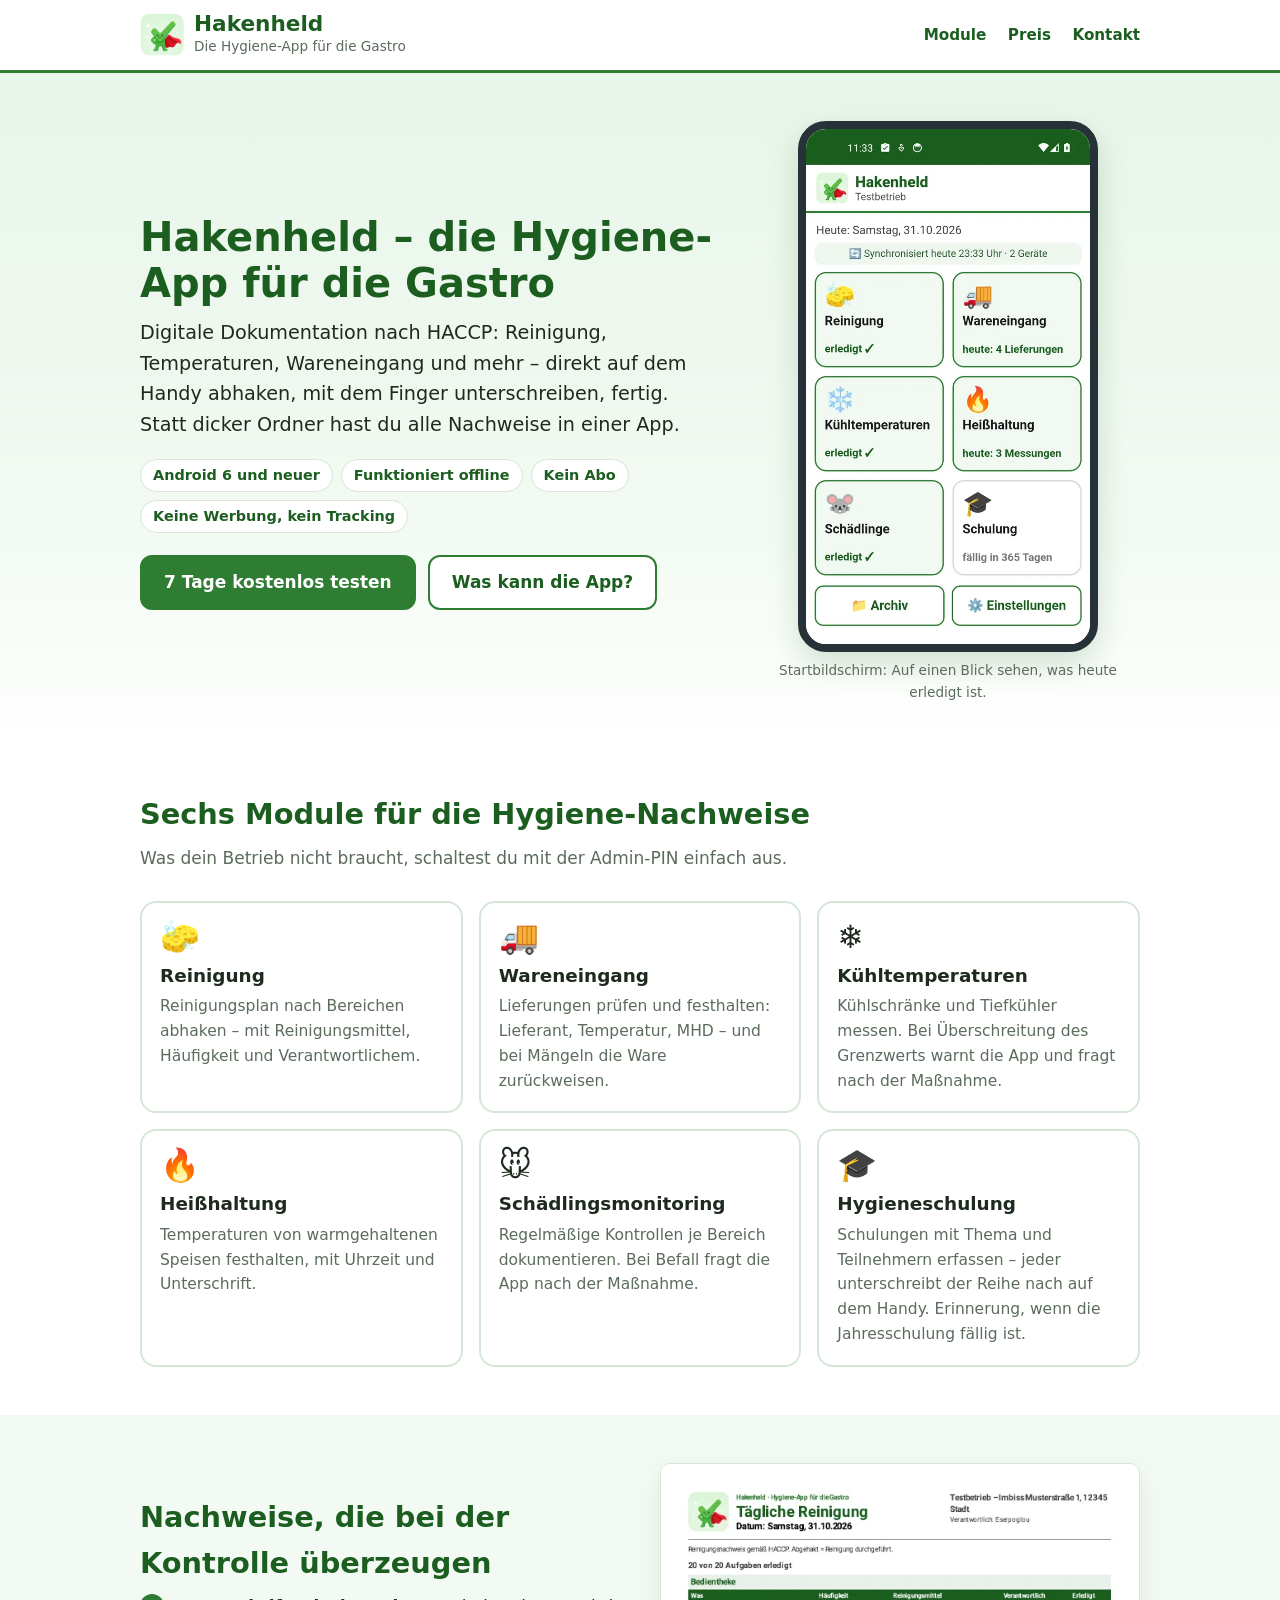
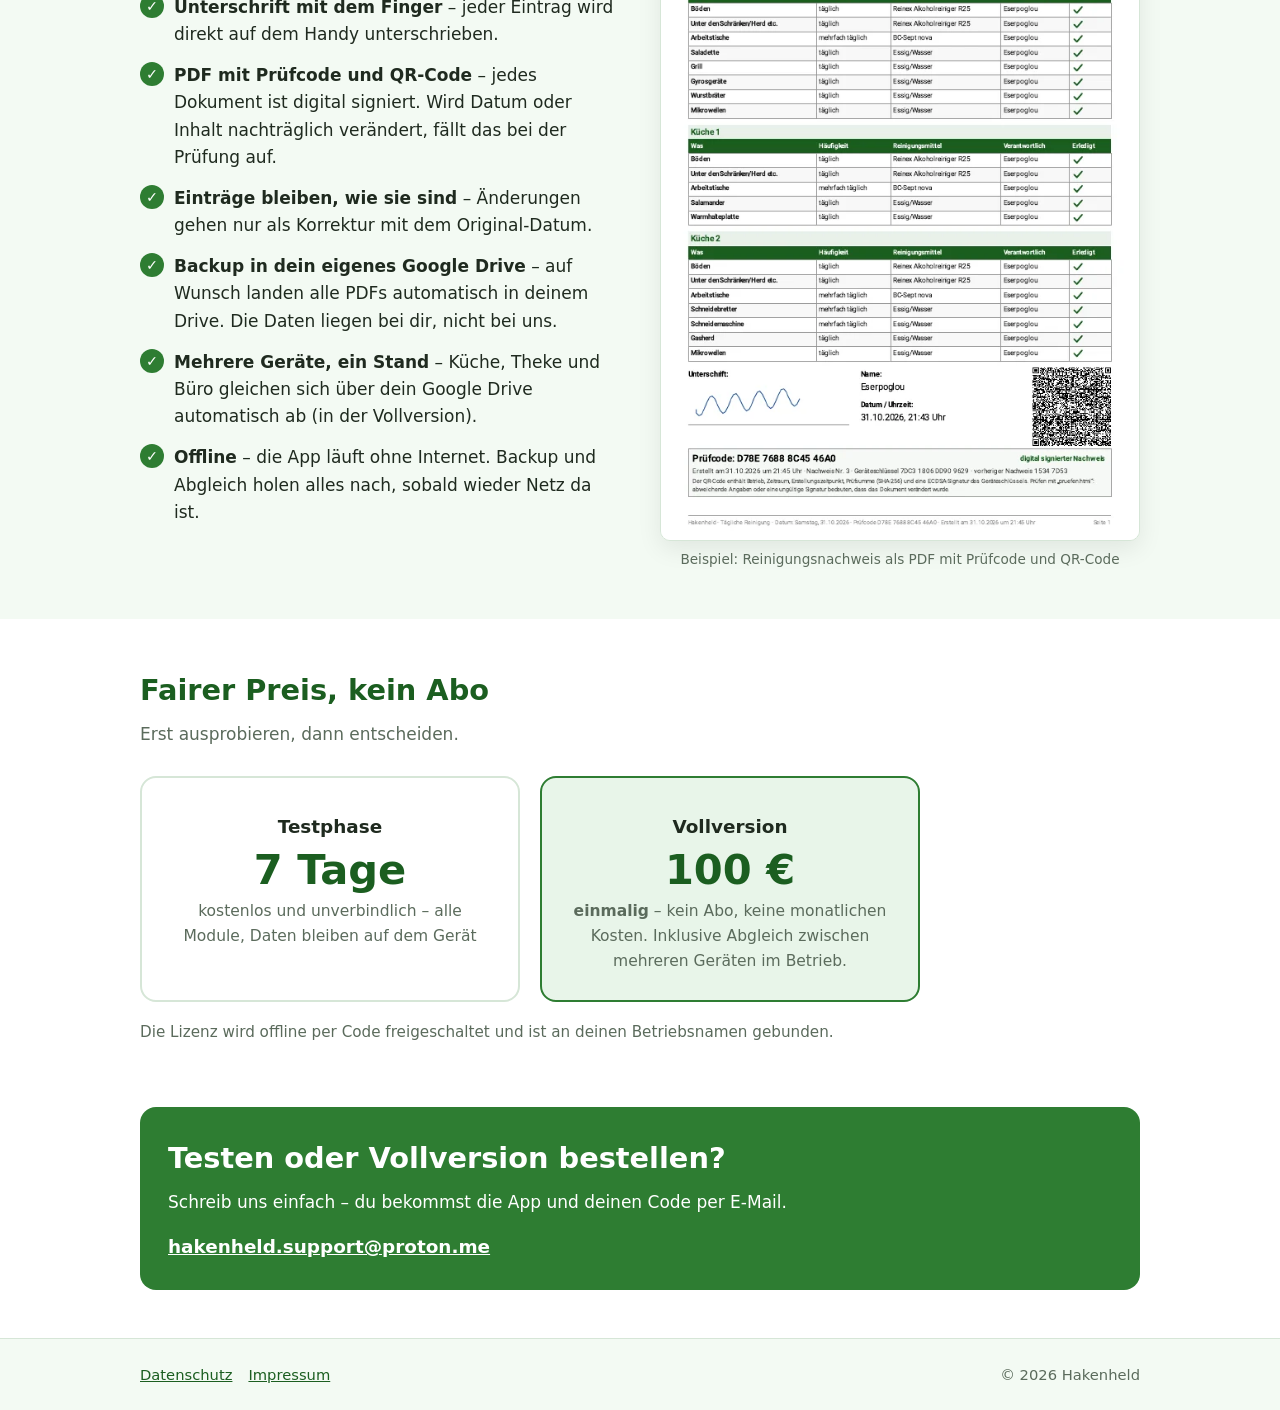
<file: index.html>
<!DOCTYPE html>
<html lang="de">
<head>
<meta charset="utf-8">
<meta name="viewport" content="width=device-width, initial-scale=1">
<title>Hakenheld – die Hygiene-App für die Gastro</title>
<meta name="description" content="Hakenheld: digitale Dokumentation nach HACCP für Gastronomie und Lebensmittelbetriebe. Reinigung, Wareneingang, Kühltemperaturen, Heißhaltung, Schädlingsmonitoring und Hygieneschulung – offline auf dem Android-Handy. 7 Tage kostenlos testen, Vollversion 100 € einmalig.">
<meta name="theme-color" content="#2E7D32">
<link rel="icon" href="favicon.ico" sizes="any">
<link rel="icon" type="image/png" href="favicon.png">
<link rel="apple-touch-icon" href="apple-touch-icon.png">
<link rel="stylesheet" href="style.css">
</head>
<body>
<header class="site-header">
  <div class="wrap">
    <a class="brand" href="index.html">
      <img src="img/icon-96.png" width="44" height="44" alt="">
      <div><strong>Hakenheld</strong><span>Die Hygiene-App für die Gastro</span></div>
    </a>
    <nav class="nav">
      <a href="#module">Module</a>
      <a href="#preis">Preis</a>
      <a href="#kontakt">Kontakt</a>
    </nav>
  </div>
</header>

<main>
  <section class="hero">
    <div class="wrap">
      <div>
        <h1>Hakenheld – die Hygiene-App für die Gastro</h1>
        <p class="lead">Digitale Dokumentation nach HACCP: Reinigung, Temperaturen, Wareneingang und mehr – direkt auf dem Handy abhaken, mit dem Finger unterschreiben, fertig. Statt dicker Ordner hast du alle Nachweise in einer App.</p>
        <ul class="badges">
          <li>Android 6 und neuer</li>
          <li>Funktioniert offline</li>
          <li>Kein Abo</li>
          <li>Keine Werbung, kein Tracking</li>
        </ul>
        <div class="cta-row">
          <a class="btn" href="#kontakt">7 Tage kostenlos testen</a>
          <a class="btn secondary" href="#module">Was kann die App?</a>
          <!-- TODO Download-Link: Sobald die APK veröffentlicht wird, hier einfügen, z. B.
               <a class="btn" href="https://github.com/BENUTZERNAME/hakenheld/releases/latest">App herunterladen</a> -->
        </div>
      </div>
      <figure style="margin:0">
        <div class="phone"><img src="img/app-start.webp" width="540" height="980" alt="Startbildschirm der Hakenheld-App mit sechs Kacheln: Reinigung, Wareneingang, Kühltemperaturen, Heißhaltung, Schädlinge und Schulung"></div>
        <figcaption>Startbildschirm: Auf einen Blick sehen, was heute erledigt ist.</figcaption>
      </figure>
    </div>
  </section>

  <section id="module">
    <div class="wrap">
      <h2>Sechs Module für die Hygiene-Nachweise</h2>
      <p class="sub">Was dein Betrieb nicht braucht, schaltest du mit der Admin-PIN einfach aus.</p>
      <div class="grid">
        <div class="card"><div class="ico" aria-hidden="true">🧽</div><h3>Reinigung</h3><p>Reinigungsplan nach Bereichen abhaken – mit Reinigungsmittel, Häufigkeit und Verantwortlichem.</p></div>
        <div class="card"><div class="ico" aria-hidden="true">🚚</div><h3>Wareneingang</h3><p>Lieferungen prüfen und festhalten: Lieferant, Temperatur, MHD – und bei Mängeln die Ware zurückweisen.</p></div>
        <div class="card"><div class="ico" aria-hidden="true">❄️</div><h3>Kühltemperaturen</h3><p>Kühlschränke und Tiefkühler messen. Bei Überschreitung des Grenzwerts warnt die App und fragt nach der Maßnahme.</p></div>
        <div class="card"><div class="ico" aria-hidden="true">🔥</div><h3>Heißhaltung</h3><p>Temperaturen von warmgehaltenen Speisen festhalten, mit Uhrzeit und Unterschrift.</p></div>
        <div class="card"><div class="ico" aria-hidden="true">🐭</div><h3>Schädlingsmonitoring</h3><p>Regelmäßige Kontrollen je Bereich dokumentieren. Bei Befall fragt die App nach der Maßnahme.</p></div>
        <div class="card"><div class="ico" aria-hidden="true">🎓</div><h3>Hygieneschulung</h3><p>Schulungen mit Thema und Teilnehmern erfassen – jeder unterschreibt der Reihe nach auf dem Handy. Erinnerung, wenn die Jahresschulung fällig ist.</p></div>
      </div>
    </div>
  </section>

  <section class="alt">
    <div class="wrap features">
      <div>
        <h2>Nachweise, die bei der Kontrolle überzeugen</h2>
        <ul class="checklist">
          <li><strong>Unterschrift mit dem Finger</strong> – jeder Eintrag wird direkt auf dem Handy unterschrieben.</li>
          <li><strong>PDF mit Prüfcode und QR-Code</strong> – jedes Dokument ist digital signiert. Wird Datum oder Inhalt nachträglich verändert, fällt das bei der Prüfung auf.</li>
          <li><strong>Einträge bleiben, wie sie sind</strong> – Änderungen gehen nur als Korrektur mit dem Original-Datum.</li>
          <li><strong>Backup in dein eigenes Google Drive</strong> – auf Wunsch landen alle PDFs automatisch in deinem Drive. Die Daten liegen bei dir, nicht bei uns.</li>
          <li><strong>Mehrere Geräte, ein Stand</strong> – Küche, Theke und Büro gleichen sich über dein Google Drive automatisch ab (in der Vollversion).</li>
          <li><strong>Offline</strong> – die App läuft ohne Internet. Backup und Abgleich holen alles nach, sobald wieder Netz da ist.</li>
        </ul>
      </div>
      <figure style="margin:0">
        <img class="pdf-img" src="img/pdf-beispiel.webp" width="579" height="819" alt="Beispiel-PDF eines Reinigungsnachweises mit Unterschrift, Prüfcode und QR-Code" loading="lazy">
        <figcaption>Beispiel: Reinigungsnachweis als PDF mit Prüfcode und QR-Code</figcaption>
      </figure>
    </div>
  </section>

  <section id="preis">
    <div class="wrap">
      <h2>Fairer Preis, kein Abo</h2>
      <p class="sub">Erst ausprobieren, dann entscheiden.</p>
      <div class="price">
        <div class="card">
          <h3>Testphase</h3>
          <div class="big">7 Tage</div>
          <p>kostenlos und unverbindlich – alle Module, Daten bleiben auf dem Gerät</p>
        </div>
        <div class="card main">
          <h3>Vollversion</h3>
          <div class="big">100 €</div>
          <p><strong>einmalig</strong> – kein Abo, keine monatlichen Kosten. Inklusive Abgleich zwischen mehreren Geräten im Betrieb.</p>
        </div>
      </div>
      <p style="margin-top:18px;color:var(--muted);font-size:.95rem">Die Lizenz wird offline per Code freigeschaltet und ist an deinen Betriebsnamen gebunden.</p>
    </div>
  </section>

  <section id="kontakt" style="padding-top:0">
    <div class="wrap">
      <div class="contact">
        <div>
          <h2>Testen oder Vollversion bestellen?</h2>
          <p style="margin:0">Schreib uns einfach – du bekommst die App und deinen Code per E-Mail.</p>
        </div>
        <a href="mailto:hakenheld.support@proton.me">hakenheld.support@proton.me</a>
        <!-- Optional Telefon: <a href="tel:+49XXXXXXXXXX">Tel. 0XXX XXXXXXX</a> -->
      </div>
    </div>
  </section>
</main>

<footer class="site-footer">
  <div class="wrap">
    <nav><a href="datenschutz.html">Datenschutz</a><a href="impressum.html">Impressum</a></nav>
    <span>© 2026 Hakenheld</span>
  </div>
</footer>
</body>
</html>
</file>
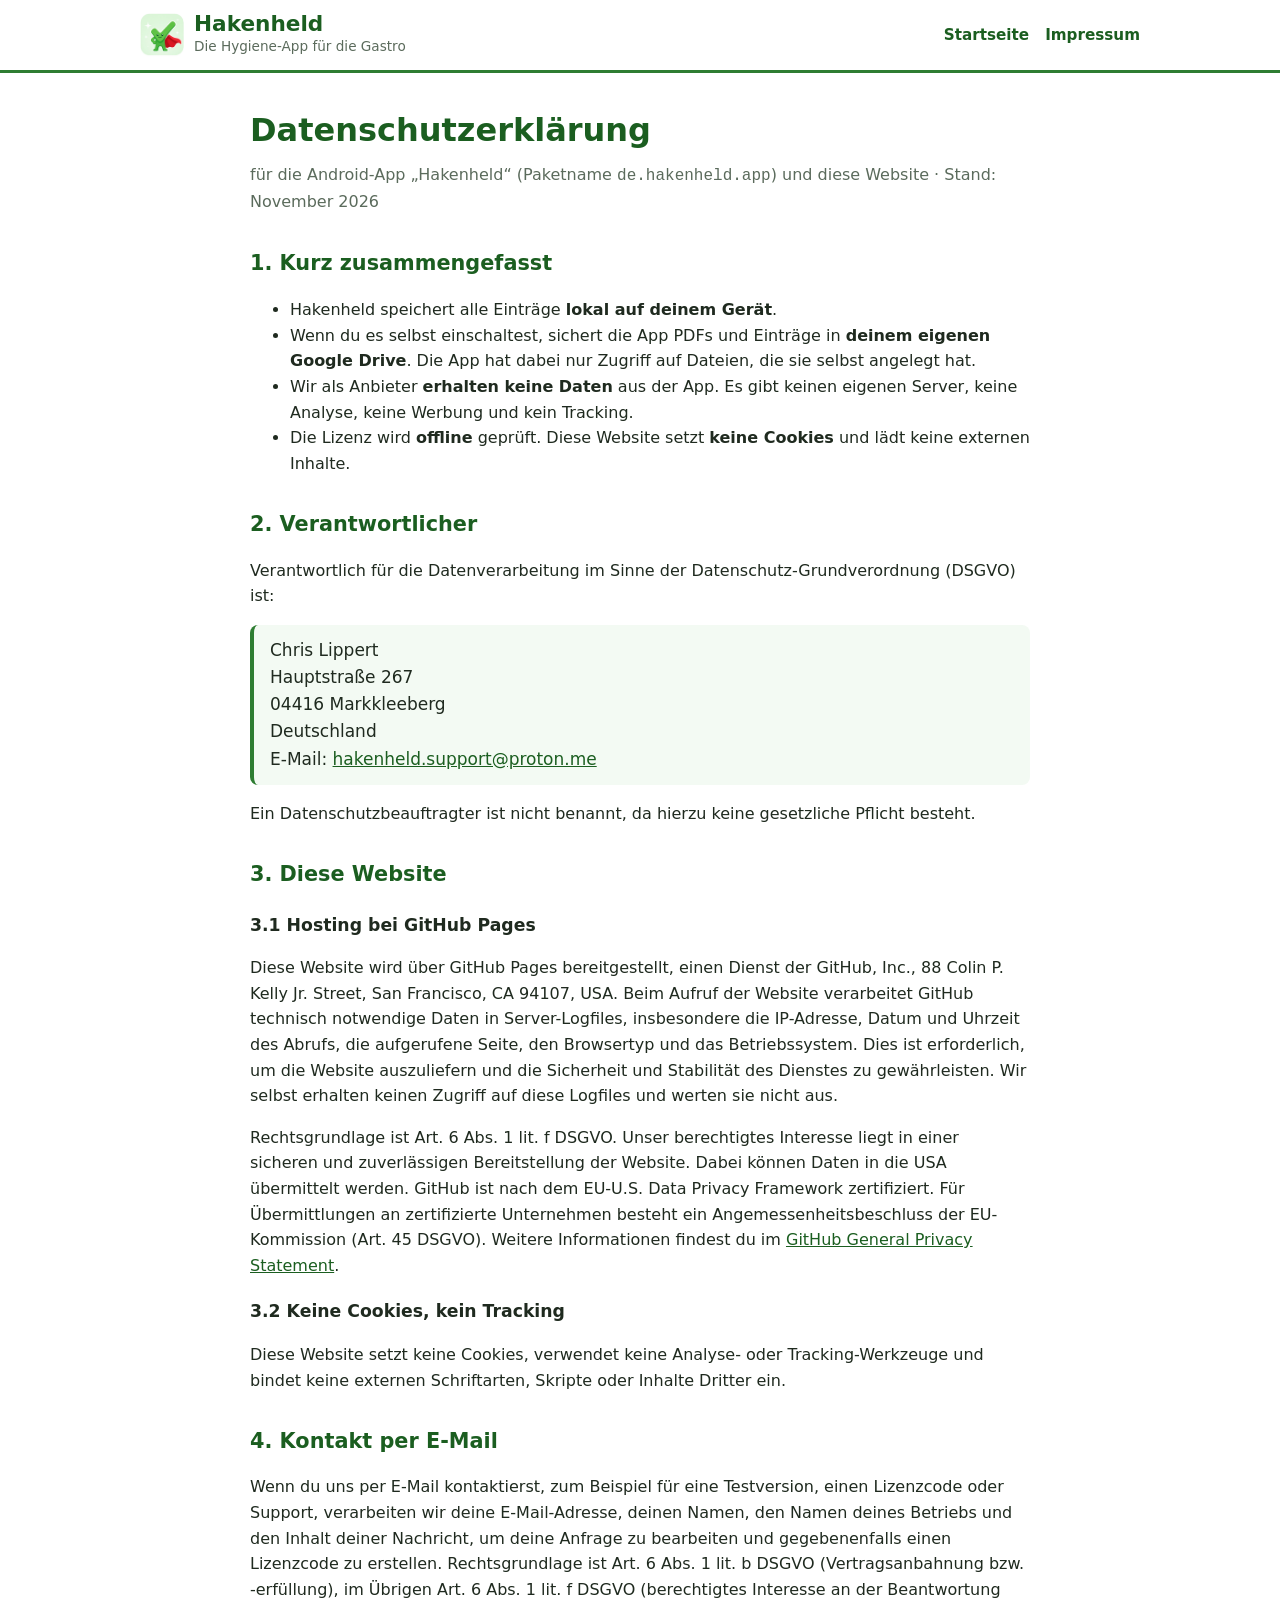
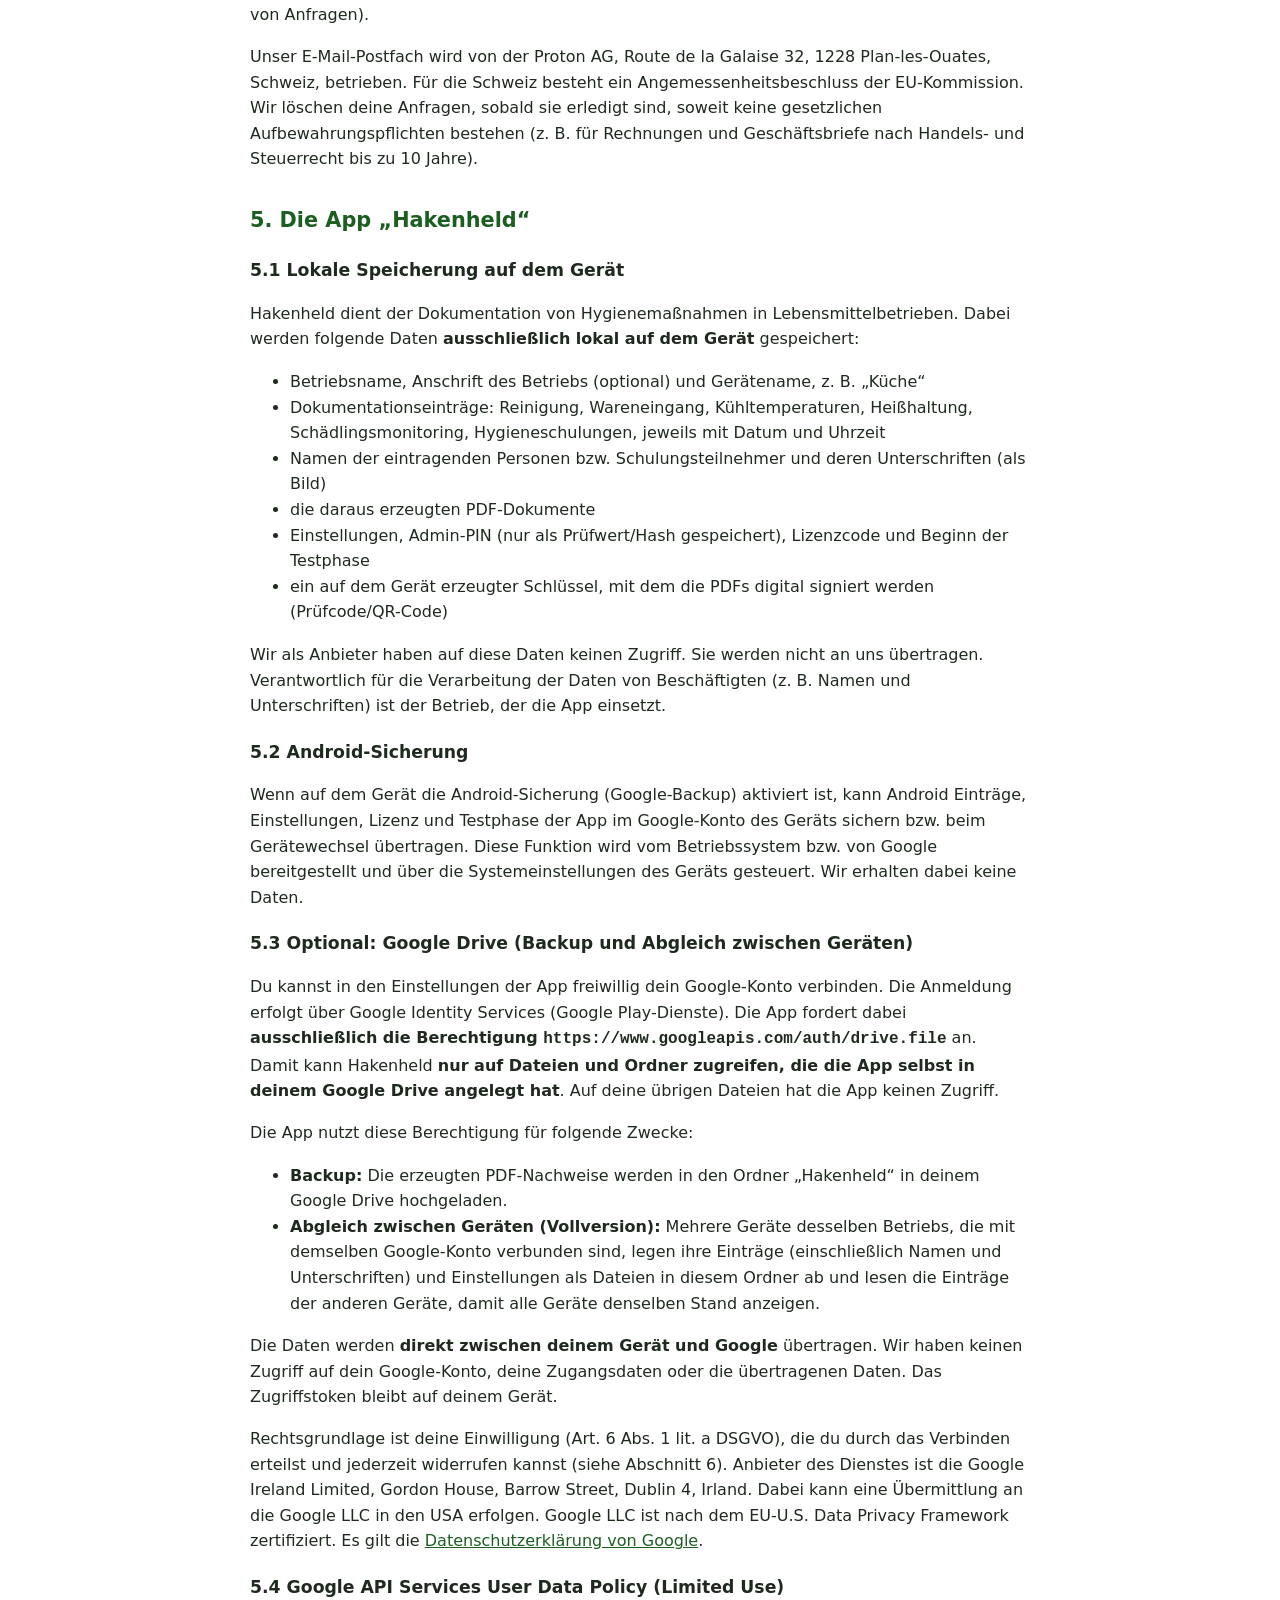
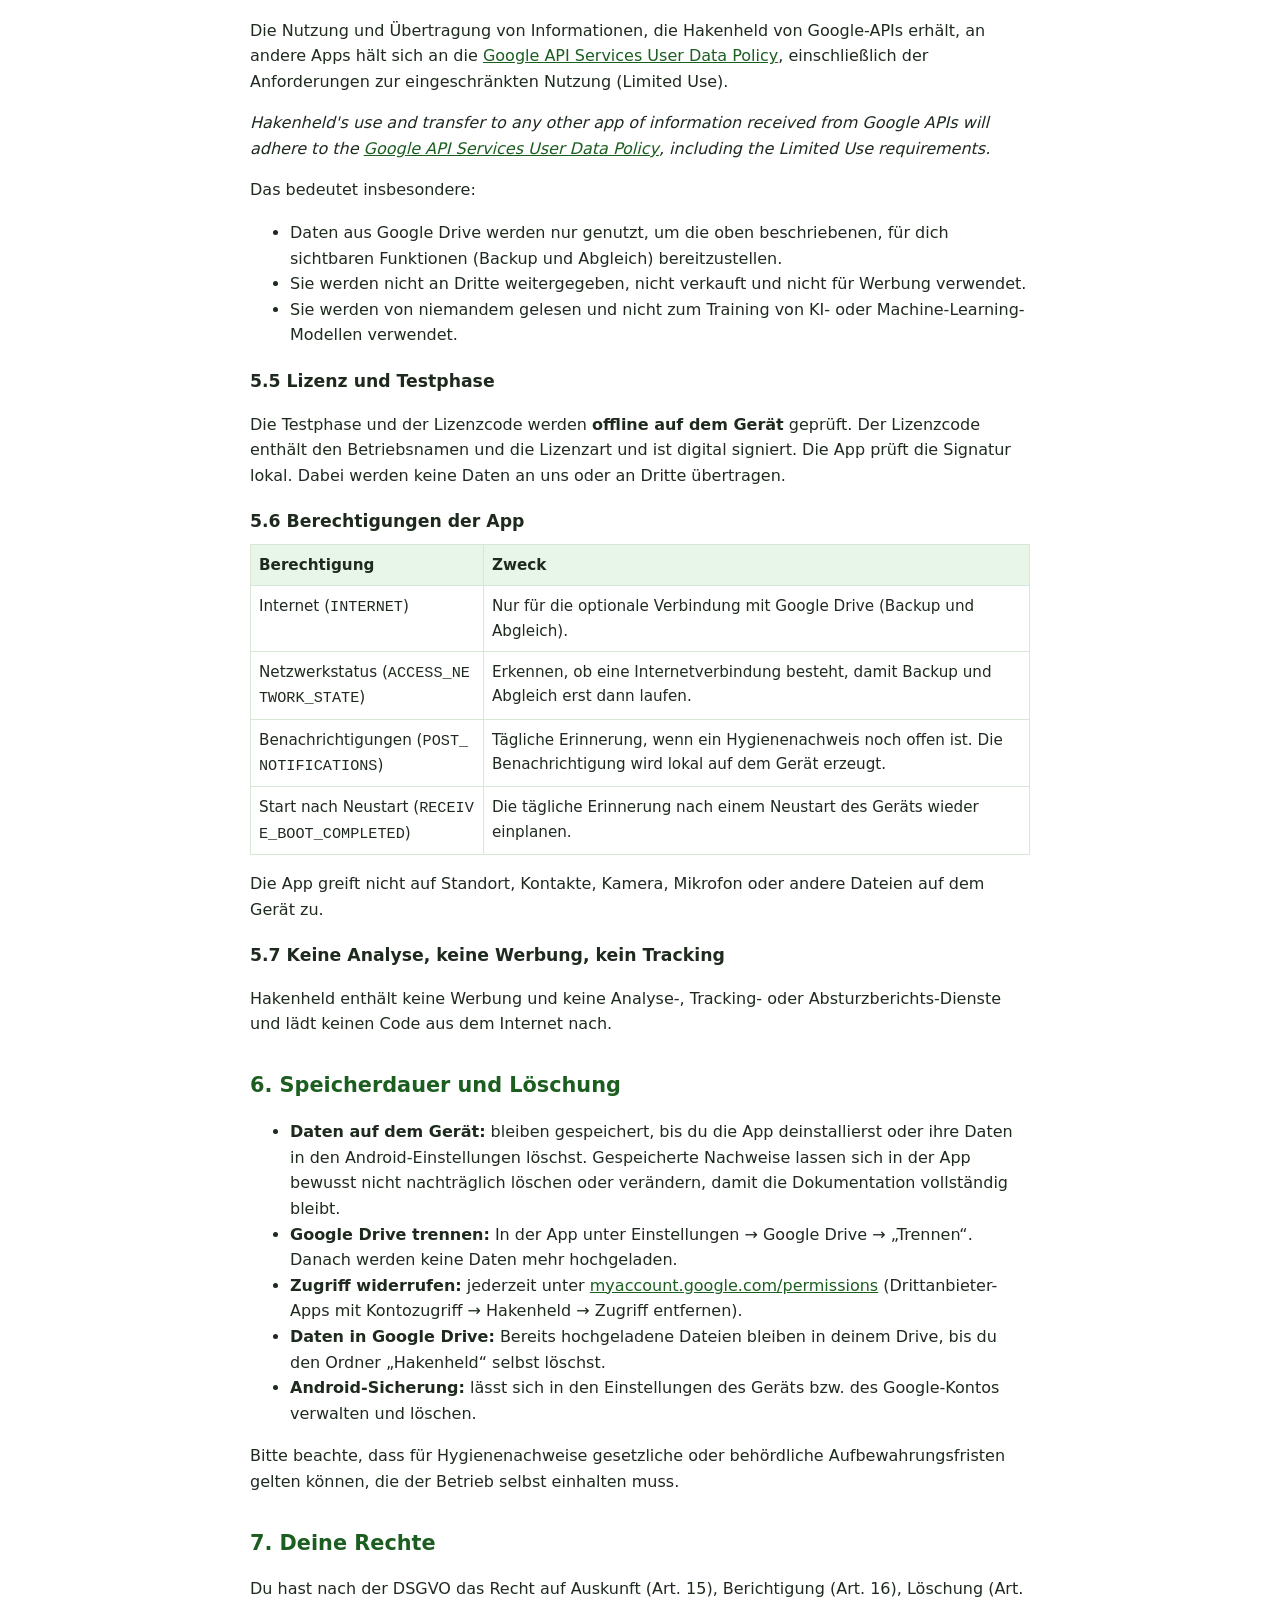
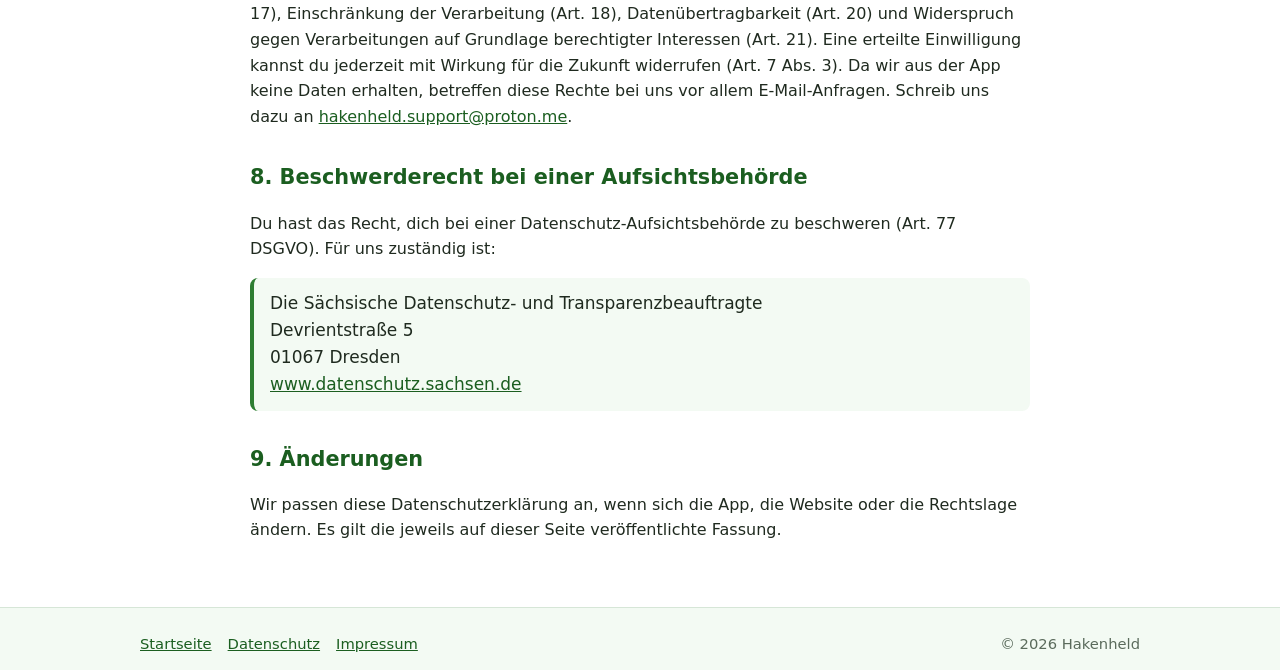
<file: datenschutz.html>
<!DOCTYPE html>
<html lang="de">
<head>
<meta charset="utf-8">
<meta name="viewport" content="width=device-width, initial-scale=1">
<title>Datenschutzerklärung – Hakenheld</title>
<meta name="description" content="Datenschutzerklärung für die Android-App Hakenheld und diese Website.">
<meta name="theme-color" content="#2E7D32">
<link rel="icon" href="favicon.ico" sizes="any">
<link rel="icon" type="image/png" href="favicon.png">
<link rel="apple-touch-icon" href="apple-touch-icon.png">
<link rel="stylesheet" href="style.css">
</head>
<body>
<header class="site-header">
  <div class="wrap">
    <a class="brand" href="index.html">
      <img src="img/icon-96.png" width="44" height="44" alt="">
      <div><strong>Hakenheld</strong><span>Die Hygiene-App für die Gastro</span></div>
    </a>
    <nav class="nav"><a href="index.html">Startseite</a><a href="impressum.html">Impressum</a></nav>
  </div>
</header>

<main class="wrap legal">
  <h1>Datenschutzerklärung</h1>
  <p class="stand">für die Android-App „Hakenheld“ (Paketname <code>de.hakenheld.app</code>) und diese Website · Stand: November 2026</p>

  <h2>1. Kurz zusammengefasst</h2>
  <ul>
    <li>Hakenheld speichert alle Einträge <strong>lokal auf deinem Gerät</strong>.</li>
    <li>Wenn du es selbst einschaltest, sichert die App PDFs und Einträge in <strong>deinem eigenen Google Drive</strong>. Die App hat dabei nur Zugriff auf Dateien, die sie selbst angelegt hat.</li>
    <li>Wir als Anbieter <strong>erhalten keine Daten</strong> aus der App. Es gibt keinen eigenen Server, keine Analyse, keine Werbung und kein Tracking.</li>
    <li>Die Lizenz wird <strong>offline</strong> geprüft. Diese Website setzt <strong>keine Cookies</strong> und lädt keine externen Inhalte.</li>
  </ul>

  <h2>2. Verantwortlicher</h2>
  <p>Verantwortlich für die Datenverarbeitung im Sinne der Datenschutz-Grundverordnung (DSGVO) ist:</p>
  <address>
    Chris Lippert<br>
    Hauptstraße 267<br>
    04416 Markkleeberg<br>
    Deutschland<br>
    E-Mail: <a href="mailto:hakenheld.support@proton.me">hakenheld.support@proton.me</a>
  </address>
  <p>Ein Datenschutzbeauftragter ist nicht benannt, da hierzu keine gesetzliche Pflicht besteht.</p>

  <h2>3. Diese Website</h2>
  <h3>3.1 Hosting bei GitHub Pages</h3>
  <p>Diese Website wird über GitHub Pages bereitgestellt, einen Dienst der GitHub, Inc., 88 Colin P. Kelly Jr. Street, San Francisco, CA 94107, USA. Beim Aufruf der Website verarbeitet GitHub technisch notwendige Daten in Server-Logfiles, insbesondere die IP-Adresse, Datum und Uhrzeit des Abrufs, die aufgerufene Seite, den Browsertyp und das Betriebssystem. Dies ist erforderlich, um die Website auszuliefern und die Sicherheit und Stabilität des Dienstes zu gewährleisten. Wir selbst erhalten keinen Zugriff auf diese Logfiles und werten sie nicht aus.</p>
  <p>Rechtsgrundlage ist Art. 6 Abs. 1 lit. f DSGVO. Unser berechtigtes Interesse liegt in einer sicheren und zuverlässigen Bereitstellung der Website. Dabei können Daten in die USA übermittelt werden. GitHub ist nach dem EU-U.S. Data Privacy Framework zertifiziert. Für Übermittlungen an zertifizierte Unternehmen besteht ein Angemessenheitsbeschluss der EU-Kommission (Art. 45 DSGVO). Weitere Informationen findest du im <a href="https://docs.github.com/de/site-policy/privacy-policies/github-general-privacy-statement" rel="noopener">GitHub General Privacy Statement</a>.</p>
  <h3>3.2 Keine Cookies, kein Tracking</h3>
  <p>Diese Website setzt keine Cookies, verwendet keine Analyse- oder Tracking-Werkzeuge und bindet keine externen Schriftarten, Skripte oder Inhalte Dritter ein.</p>

  <h2>4. Kontakt per E-Mail</h2>
  <p>Wenn du uns per E-Mail kontaktierst, zum Beispiel für eine Testversion, einen Lizenzcode oder Support, verarbeiten wir deine E-Mail-Adresse, deinen Namen, den Namen deines Betriebs und den Inhalt deiner Nachricht, um deine Anfrage zu bearbeiten und gegebenenfalls einen Lizenzcode zu erstellen. Rechtsgrundlage ist Art. 6 Abs. 1 lit. b DSGVO (Vertragsanbahnung bzw. -erfüllung), im Übrigen Art. 6 Abs. 1 lit. f DSGVO (berechtigtes Interesse an der Beantwortung von Anfragen).</p>
  <p>Unser E-Mail-Postfach wird von der Proton AG, Route de la Galaise 32, 1228 Plan-les-Ouates, Schweiz, betrieben. Für die Schweiz besteht ein Angemessenheitsbeschluss der EU-Kommission. Wir löschen deine Anfragen, sobald sie erledigt sind, soweit keine gesetzlichen Aufbewahrungspflichten bestehen (z. B. für Rechnungen und Geschäftsbriefe nach Handels- und Steuerrecht bis zu 10 Jahre).</p>

  <h2>5. Die App „Hakenheld“</h2>

  <h3>5.1 Lokale Speicherung auf dem Gerät</h3>
  <p>Hakenheld dient der Dokumentation von Hygienemaßnahmen in Lebensmittelbetrieben. Dabei werden folgende Daten <strong>ausschließlich lokal auf dem Gerät</strong> gespeichert:</p>
  <ul>
    <li>Betriebsname, Anschrift des Betriebs (optional) und Gerätename, z. B. „Küche“</li>
    <li>Dokumentationseinträge: Reinigung, Wareneingang, Kühltemperaturen, Heißhaltung, Schädlingsmonitoring, Hygieneschulungen, jeweils mit Datum und Uhrzeit</li>
    <li>Namen der eintragenden Personen bzw. Schulungsteilnehmer und deren Unterschriften (als Bild)</li>
    <li>die daraus erzeugten PDF-Dokumente</li>
    <li>Einstellungen, Admin-PIN (nur als Prüfwert/Hash gespeichert), Lizenzcode und Beginn der Testphase</li>
    <li>ein auf dem Gerät erzeugter Schlüssel, mit dem die PDFs digital signiert werden (Prüfcode/QR-Code)</li>
  </ul>
  <p>Wir als Anbieter haben auf diese Daten keinen Zugriff. Sie werden nicht an uns übertragen. Verantwortlich für die Verarbeitung der Daten von Beschäftigten (z. B. Namen und Unterschriften) ist der Betrieb, der die App einsetzt.</p>

  <h3>5.2 Android-Sicherung</h3>
  <p>Wenn auf dem Gerät die Android-Sicherung (Google-Backup) aktiviert ist, kann Android Einträge, Einstellungen, Lizenz und Testphase der App im Google-Konto des Geräts sichern bzw. beim Gerätewechsel übertragen. Diese Funktion wird vom Betriebssystem bzw. von Google bereitgestellt und über die Systemeinstellungen des Geräts gesteuert. Wir erhalten dabei keine Daten.</p>

  <h3>5.3 Optional: Google Drive (Backup und Abgleich zwischen Geräten)</h3>
  <p>Du kannst in den Einstellungen der App freiwillig dein Google-Konto verbinden. Die Anmeldung erfolgt über Google Identity Services (Google Play-Dienste). Die App fordert dabei <strong>ausschließlich die Berechtigung <code>https://www.googleapis.com/auth/drive.file</code></strong> an. Damit kann Hakenheld <strong>nur auf Dateien und Ordner zugreifen, die die App selbst in deinem Google Drive angelegt hat</strong>. Auf deine übrigen Dateien hat die App keinen Zugriff.</p>
  <p>Die App nutzt diese Berechtigung für folgende Zwecke:</p>
  <ul>
    <li><strong>Backup:</strong> Die erzeugten PDF-Nachweise werden in den Ordner „Hakenheld“ in deinem Google Drive hochgeladen.</li>
    <li><strong>Abgleich zwischen Geräten (Vollversion):</strong> Mehrere Geräte desselben Betriebs, die mit demselben Google-Konto verbunden sind, legen ihre Einträge (einschließlich Namen und Unterschriften) und Einstellungen als Dateien in diesem Ordner ab und lesen die Einträge der anderen Geräte, damit alle Geräte denselben Stand anzeigen.</li>
  </ul>
  <p>Die Daten werden <strong>direkt zwischen deinem Gerät und Google</strong> übertragen. Wir haben keinen Zugriff auf dein Google-Konto, deine Zugangsdaten oder die übertragenen Daten. Das Zugriffstoken bleibt auf deinem Gerät.</p>
  <p>Rechtsgrundlage ist deine Einwilligung (Art. 6 Abs. 1 lit. a DSGVO), die du durch das Verbinden erteilst und jederzeit widerrufen kannst (siehe Abschnitt 6). Anbieter des Dienstes ist die Google Ireland Limited, Gordon House, Barrow Street, Dublin 4, Irland. Dabei kann eine Übermittlung an die Google LLC in den USA erfolgen. Google LLC ist nach dem EU-U.S. Data Privacy Framework zertifiziert. Es gilt die <a href="https://policies.google.com/privacy?hl=de" rel="noopener">Datenschutzerklärung von Google</a>.</p>

  <h3>5.4 Google API Services User Data Policy (Limited Use)</h3>
  <p>Die Nutzung und Übertragung von Informationen, die Hakenheld von Google-APIs erhält, an andere Apps hält sich an die <a href="https://developers.google.com/terms/api-services-user-data-policy" rel="noopener">Google API Services User Data Policy</a>, einschließlich der Anforderungen zur eingeschränkten Nutzung (Limited Use).</p>
  <p lang="en"><em>Hakenheld's use and transfer to any other app of information received from Google APIs will adhere to the <a href="https://developers.google.com/terms/api-services-user-data-policy" rel="noopener">Google API Services User Data Policy</a>, including the Limited Use requirements.</em></p>
  <p>Das bedeutet insbesondere:</p>
  <ul>
    <li>Daten aus Google Drive werden nur genutzt, um die oben beschriebenen, für dich sichtbaren Funktionen (Backup und Abgleich) bereitzustellen.</li>
    <li>Sie werden nicht an Dritte weitergegeben, nicht verkauft und nicht für Werbung verwendet.</li>
    <li>Sie werden von niemandem gelesen und nicht zum Training von KI- oder Machine-Learning-Modellen verwendet.</li>
  </ul>

  <h3>5.5 Lizenz und Testphase</h3>
  <p>Die Testphase und der Lizenzcode werden <strong>offline auf dem Gerät</strong> geprüft. Der Lizenzcode enthält den Betriebsnamen und die Lizenzart und ist digital signiert. Die App prüft die Signatur lokal. Dabei werden keine Daten an uns oder an Dritte übertragen.</p>

  <h3>5.6 Berechtigungen der App</h3>
  <table>
    <tr><th>Berechtigung</th><th>Zweck</th></tr>
    <tr><td>Internet (<code>INTERNET</code>)</td><td>Nur für die optionale Verbindung mit Google Drive (Backup und Abgleich).</td></tr>
    <tr><td>Netzwerkstatus (<code>ACCESS_NETWORK_STATE</code>)</td><td>Erkennen, ob eine Internetverbindung besteht, damit Backup und Abgleich erst dann laufen.</td></tr>
    <tr><td>Benachrichtigungen (<code>POST_NOTIFICATIONS</code>)</td><td>Tägliche Erinnerung, wenn ein Hygienenachweis noch offen ist. Die Benachrichtigung wird lokal auf dem Gerät erzeugt.</td></tr>
    <tr><td>Start nach Neustart (<code>RECEIVE_BOOT_COMPLETED</code>)</td><td>Die tägliche Erinnerung nach einem Neustart des Geräts wieder einplanen.</td></tr>
  </table>
  <p>Die App greift nicht auf Standort, Kontakte, Kamera, Mikrofon oder andere Dateien auf dem Gerät zu.</p>

  <h3>5.7 Keine Analyse, keine Werbung, kein Tracking</h3>
  <p>Hakenheld enthält keine Werbung und keine Analyse-, Tracking- oder Absturzberichts-Dienste und lädt keinen Code aus dem Internet nach.</p>

  <h2>6. Speicherdauer und Löschung</h2>
  <ul>
    <li><strong>Daten auf dem Gerät:</strong> bleiben gespeichert, bis du die App deinstallierst oder ihre Daten in den Android-Einstellungen löschst. Gespeicherte Nachweise lassen sich in der App bewusst nicht nachträglich löschen oder verändern, damit die Dokumentation vollständig bleibt.</li>
    <li><strong>Google Drive trennen:</strong> In der App unter Einstellungen → Google Drive → „Trennen“. Danach werden keine Daten mehr hochgeladen.</li>
    <li><strong>Zugriff widerrufen:</strong> jederzeit unter <a href="https://myaccount.google.com/permissions" rel="noopener">myaccount.google.com/permissions</a> (Drittanbieter-Apps mit Kontozugriff → Hakenheld → Zugriff entfernen).</li>
    <li><strong>Daten in Google Drive:</strong> Bereits hochgeladene Dateien bleiben in deinem Drive, bis du den Ordner „Hakenheld“ selbst löschst.</li>
    <li><strong>Android-Sicherung:</strong> lässt sich in den Einstellungen des Geräts bzw. des Google-Kontos verwalten und löschen.</li>
  </ul>
  <p>Bitte beachte, dass für Hygienenachweise gesetzliche oder behördliche Aufbewahrungsfristen gelten können, die der Betrieb selbst einhalten muss.</p>

  <h2>7. Deine Rechte</h2>
  <p>Du hast nach der DSGVO das Recht auf Auskunft (Art. 15), Berichtigung (Art. 16), Löschung (Art. 17), Einschränkung der Verarbeitung (Art. 18), Datenübertragbarkeit (Art. 20) und Widerspruch gegen Verarbeitungen auf Grundlage berechtigter Interessen (Art. 21). Eine erteilte Einwilligung kannst du jederzeit mit Wirkung für die Zukunft widerrufen (Art. 7 Abs. 3). Da wir aus der App keine Daten erhalten, betreffen diese Rechte bei uns vor allem E-Mail-Anfragen. Schreib uns dazu an <a href="mailto:hakenheld.support@proton.me">hakenheld.support@proton.me</a>.</p>

  <h2>8. Beschwerderecht bei einer Aufsichtsbehörde</h2>
  <p>Du hast das Recht, dich bei einer Datenschutz-Aufsichtsbehörde zu beschweren (Art. 77 DSGVO). Für uns zuständig ist:</p>
  <address>
    Die Sächsische Datenschutz- und Transparenzbeauftragte<br>
    Devrientstraße 5<br>
    01067 Dresden<br>
    <a href="https://www.datenschutz.sachsen.de" rel="noopener">www.datenschutz.sachsen.de</a>
  </address>

  <h2>9. Änderungen</h2>
  <p>Wir passen diese Datenschutzerklärung an, wenn sich die App, die Website oder die Rechtslage ändern. Es gilt die jeweils auf dieser Seite veröffentlichte Fassung.</p>
</main>

<footer class="site-footer">
  <div class="wrap">
    <nav><a href="index.html">Startseite</a><a href="datenschutz.html">Datenschutz</a><a href="impressum.html">Impressum</a></nav>
    <span>© 2026 Hakenheld</span>
  </div>
</footer>
</body>
</html>
</file>
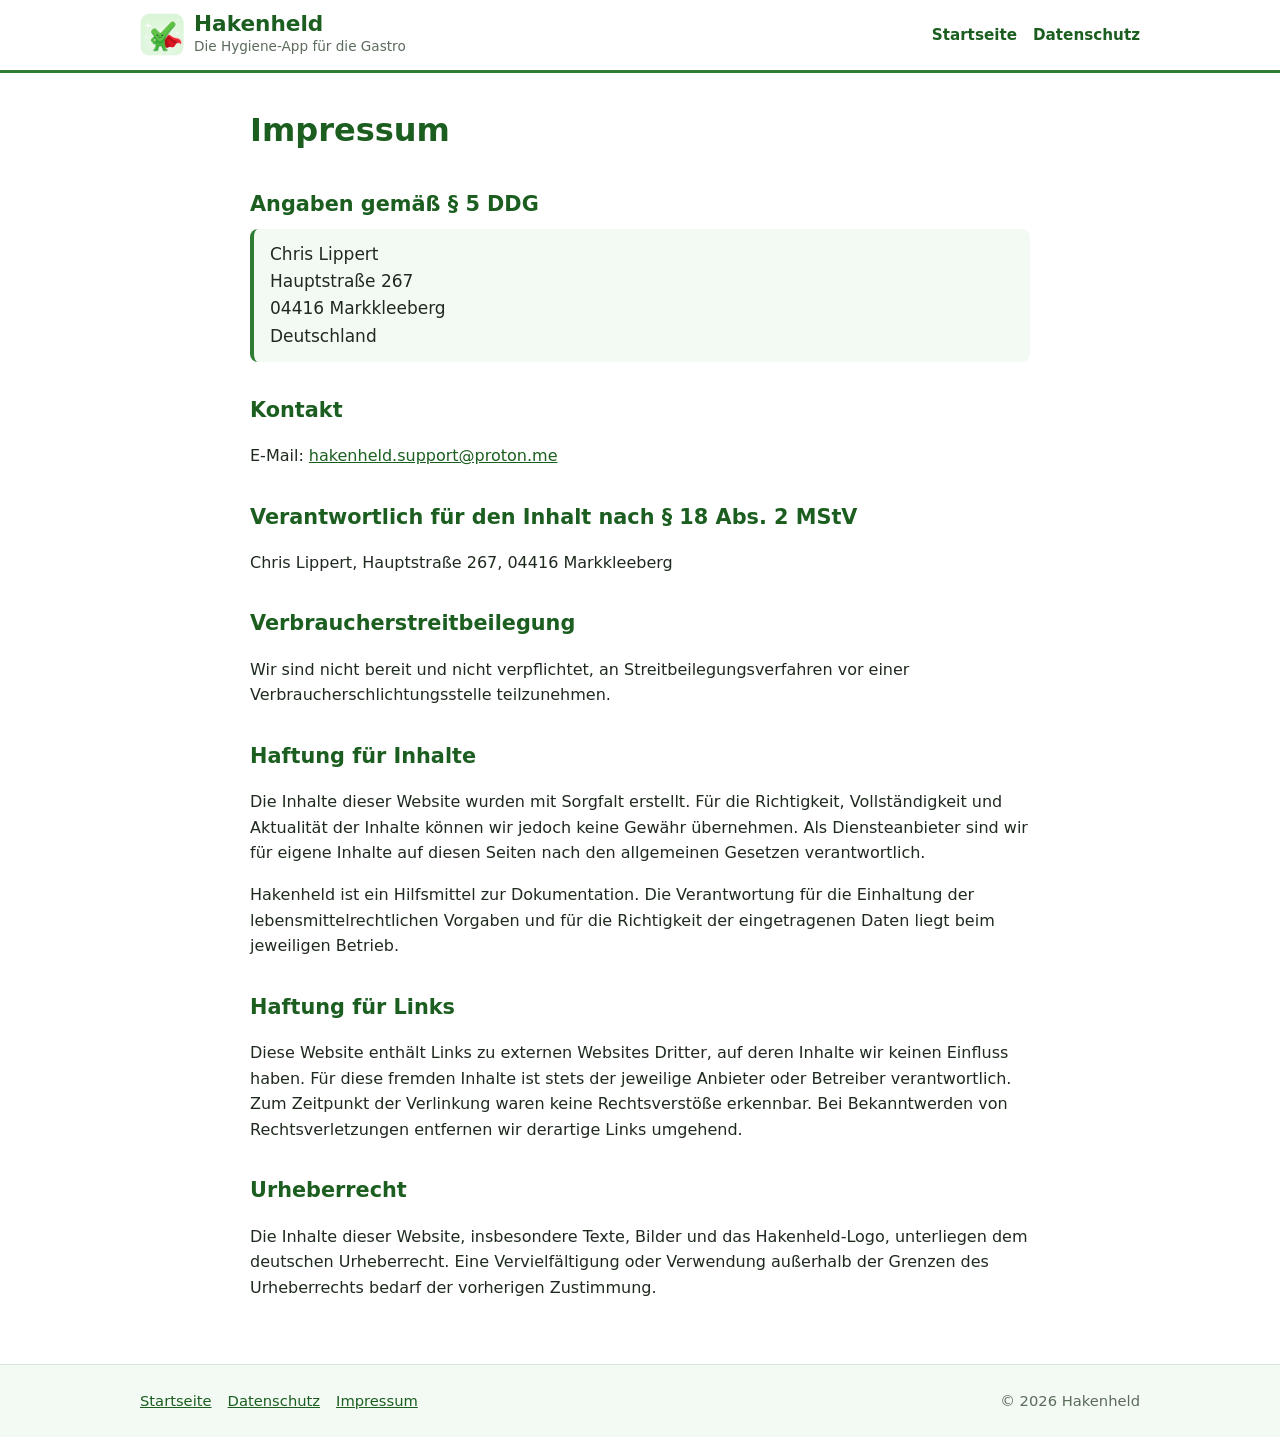
<file: impressum.html>
<!DOCTYPE html>
<html lang="de">
<head>
<meta charset="utf-8">
<meta name="viewport" content="width=device-width, initial-scale=1">
<title>Impressum – Hakenheld</title>
<meta name="theme-color" content="#2E7D32">
<link rel="icon" href="favicon.ico" sizes="any">
<link rel="icon" type="image/png" href="favicon.png">
<link rel="apple-touch-icon" href="apple-touch-icon.png">
<link rel="stylesheet" href="style.css">
</head>
<body>
<header class="site-header">
  <div class="wrap">
    <a class="brand" href="index.html">
      <img src="img/icon-96.png" width="44" height="44" alt="">
      <div><strong>Hakenheld</strong><span>Die Hygiene-App für die Gastro</span></div>
    </a>
    <nav class="nav"><a href="index.html">Startseite</a><a href="datenschutz.html">Datenschutz</a></nav>
  </div>
</header>

<main class="wrap legal">
  <h1>Impressum</h1>

  <h2>Angaben gemäß § 5 DDG</h2>
  <address>
    Chris Lippert<br>
    Hauptstraße 267<br>
    04416 Markkleeberg<br>
    Deutschland
  </address>

  <h2>Kontakt</h2>
  <p>E-Mail: <a href="mailto:hakenheld.support@proton.me">hakenheld.support@proton.me</a></p>
  <!-- Optional Telefon (vor dem Einkommentieren Nummer eintragen):
  <p>Telefon: <span class="todo">[Telefonnummer]</span></p>
  -->

  <h2>Verantwortlich für den Inhalt nach § 18 Abs. 2 MStV</h2>
  <p>Chris Lippert, Hauptstraße 267, 04416 Markkleeberg</p>

  <h2>Verbraucherstreitbeilegung</h2>
  <p>Wir sind nicht bereit und nicht verpflichtet, an Streitbeilegungsverfahren vor einer Verbraucherschlichtungsstelle teilzunehmen.</p>

  <h2>Haftung für Inhalte</h2>
  <p>Die Inhalte dieser Website wurden mit Sorgfalt erstellt. Für die Richtigkeit, Vollständigkeit und Aktualität der Inhalte können wir jedoch keine Gewähr übernehmen. Als Diensteanbieter sind wir für eigene Inhalte auf diesen Seiten nach den allgemeinen Gesetzen verantwortlich.</p>
  <p>Hakenheld ist ein Hilfsmittel zur Dokumentation. Die Verantwortung für die Einhaltung der lebensmittelrechtlichen Vorgaben und für die Richtigkeit der eingetragenen Daten liegt beim jeweiligen Betrieb.</p>

  <h2>Haftung für Links</h2>
  <p>Diese Website enthält Links zu externen Websites Dritter, auf deren Inhalte wir keinen Einfluss haben. Für diese fremden Inhalte ist stets der jeweilige Anbieter oder Betreiber verantwortlich. Zum Zeitpunkt der Verlinkung waren keine Rechtsverstöße erkennbar. Bei Bekanntwerden von Rechtsverletzungen entfernen wir derartige Links umgehend.</p>

  <h2>Urheberrecht</h2>
  <p>Die Inhalte dieser Website, insbesondere Texte, Bilder und das Hakenheld-Logo, unterliegen dem deutschen Urheberrecht. Eine Vervielfältigung oder Verwendung außerhalb der Grenzen des Urheberrechts bedarf der vorherigen Zustimmung.</p>
</main>

<footer class="site-footer">
  <div class="wrap">
    <nav><a href="index.html">Startseite</a><a href="datenschutz.html">Datenschutz</a><a href="impressum.html">Impressum</a></nav>
    <span>© 2026 Hakenheld</span>
  </div>
</footer>
</body>
</html>
</file>
<file: style.css>
/* Hakenheld – Website. Keine externen Schriften, kein Tracking, keine Cookies. */
:root{
  --green:#2E7D32; --green-dark:#1B5E20; --mint:#E8F5E9; --mint-2:#F3FAF3;
  --text:#1f2a1f; --muted:#5b6b5c; --line:#d6e6d7; --white:#fff; --red:#C62828;
  --radius:16px; --max:1040px;
}
*{box-sizing:border-box}
html{-webkit-text-size-adjust:100%}
body{margin:0;font-family:system-ui,-apple-system,"Segoe UI",Roboto,"Helvetica Neue",Arial,sans-serif;
  color:var(--text);background:var(--white);line-height:1.6;font-size:17px}
img{max-width:100%;height:auto;display:block}
a{color:var(--green-dark)}
a:hover{color:var(--green)}
.wrap{max-width:var(--max);margin:0 auto;padding:0 20px}

/* Kopfzeile */
.site-header{border-bottom:3px solid var(--green);background:var(--white)}
.site-header .wrap{display:flex;align-items:center;justify-content:space-between;gap:12px;padding-top:12px;padding-bottom:12px}
.brand{display:flex;align-items:center;gap:10px;text-decoration:none;color:var(--green-dark)}
.brand img{width:44px;height:44px;border-radius:10px}
.brand strong{font-size:1.35rem;line-height:1.1;display:block}
.brand span{font-size:.85rem;color:var(--muted);display:block}
.nav a{margin-left:16px;text-decoration:none;font-weight:600;font-size:.95rem}

/* Hero */
.hero{background:linear-gradient(180deg,var(--mint) 0%,var(--mint-2) 70%,var(--white) 100%);padding:48px 0 40px}
.hero .wrap{display:grid;grid-template-columns:1.2fr .8fr;gap:40px;align-items:center}
.hero h1{font-size:2.5rem;line-height:1.15;margin:0 0 12px;color:var(--green-dark)}
.hero .lead{font-size:1.2rem;margin:0 0 18px}
.badges{display:flex;flex-wrap:wrap;gap:8px;margin:0 0 22px;padding:0;list-style:none}
.badges li{background:var(--white);border:1px solid var(--line);border-radius:999px;padding:4px 12px;font-size:.9rem;font-weight:600;color:var(--green-dark)}
.btn{display:inline-block;background:var(--green);color:var(--white);text-decoration:none;font-weight:700;
  padding:12px 22px;border-radius:12px;border:2px solid var(--green)}
.btn:hover{background:var(--green-dark);color:var(--white)}
.btn.secondary{background:var(--white);color:var(--green-dark)}
.btn.secondary:hover{background:var(--mint)}
.cta-row{display:flex;flex-wrap:wrap;gap:12px;align-items:center}
.phone{max-width:300px;margin:0 auto;border-radius:28px;border:8px solid #263238;box-shadow:0 12px 30px rgba(27,94,32,.18);overflow:hidden;background:#fff}

/* Abschnitte */
section{padding:48px 0}
section.alt{background:var(--mint-2)}
h2{font-size:1.8rem;color:var(--green-dark);margin:0 0 8px}
.sub{color:var(--muted);margin:0 0 28px}
.grid{display:grid;grid-template-columns:repeat(3,1fr);gap:16px}
.card{background:var(--white);border:2px solid var(--line);border-radius:var(--radius);padding:18px}
.card .ico{font-size:2rem;line-height:1}
.card h3{margin:8px 0 4px;font-size:1.15rem}
.card p{margin:0;color:var(--muted);font-size:.97rem}
.features{display:grid;grid-template-columns:1fr 1fr;gap:40px;align-items:center}
.checklist{list-style:none;padding:0;margin:0}
.checklist li{position:relative;padding-left:34px;margin:0 0 14px}
.checklist li::before{content:"✓";position:absolute;left:0;top:0;width:24px;height:24px;border-radius:50%;
  background:var(--green);color:#fff;font-weight:700;text-align:center;line-height:24px;font-size:.9rem}
.pdf-img{border:1px solid var(--line);border-radius:10px;box-shadow:0 8px 24px rgba(0,0,0,.08)}
figcaption{font-size:.85rem;color:var(--muted);margin-top:8px;text-align:center}

/* Preis */
.price{display:grid;grid-template-columns:1fr 1fr;gap:20px;max-width:780px}
.price .card{text-align:center;padding:26px}
.price .big{font-size:2.6rem;font-weight:800;color:var(--green-dark);line-height:1.1;margin:6px 0}
.price .card.main{border-color:var(--green);background:var(--mint)}

/* Kontakt */
.contact{background:var(--green);color:#fff;border-radius:var(--radius);padding:28px;display:flex;flex-wrap:wrap;gap:16px;align-items:center;justify-content:space-between}
.contact h2{color:#fff}
.contact a{color:#fff;font-weight:700;font-size:1.15rem;word-break:break-all}

/* Rechtstexte */
.legal{max-width:820px;padding-top:32px;padding-bottom:48px}
.legal h1{color:var(--green-dark);font-size:2rem;margin:0 0 6px}
.legal h2{font-size:1.3rem;margin:32px 0 8px}
.legal h3{font-size:1.08rem;margin:20px 0 6px}
.legal p,.legal li{font-size:1rem}
.legal .stand{color:var(--muted);margin-top:0}
.legal address{font-style:normal;background:var(--mint-2);border-left:4px solid var(--green);padding:12px 16px;border-radius:8px}
.legal table{border-collapse:collapse;width:100%;font-size:.95rem;margin:8px 0 16px}
.legal th,.legal td{border:1px solid var(--line);padding:8px;text-align:left;vertical-align:top}
.legal th{background:var(--mint)}

/* Platzhalter – vor Veröffentlichung ersetzen! */
.todo{background:#FFF59D;outline:2px dashed #F9A825;padding:0 4px;border-radius:3px;font-weight:600}

/* Fußzeile */
.site-footer{border-top:1px solid var(--line);background:var(--mint-2);padding:24px 0;font-size:.92rem;color:var(--muted)}
.site-footer .wrap{display:flex;flex-wrap:wrap;gap:12px;justify-content:space-between;align-items:center}
.site-footer nav a{margin-right:16px}

@media (max-width:820px){
  body{font-size:16px}
  .hero{padding:28px 0}
  .hero .wrap,.features{grid-template-columns:1fr;gap:28px}
  .hero h1{font-size:1.9rem}
  .grid{grid-template-columns:1fr 1fr}
  .price{grid-template-columns:1fr}
  .nav a{margin-left:10px;font-size:.9rem}
  .brand span{display:none}
}
@media (max-width:480px){
  .grid{grid-template-columns:1fr}
  .nav{display:none}
  .phone{max-width:240px}
}
.legal{overflow-wrap:anywhere}
.legal code{word-break:break-all}
</file>
